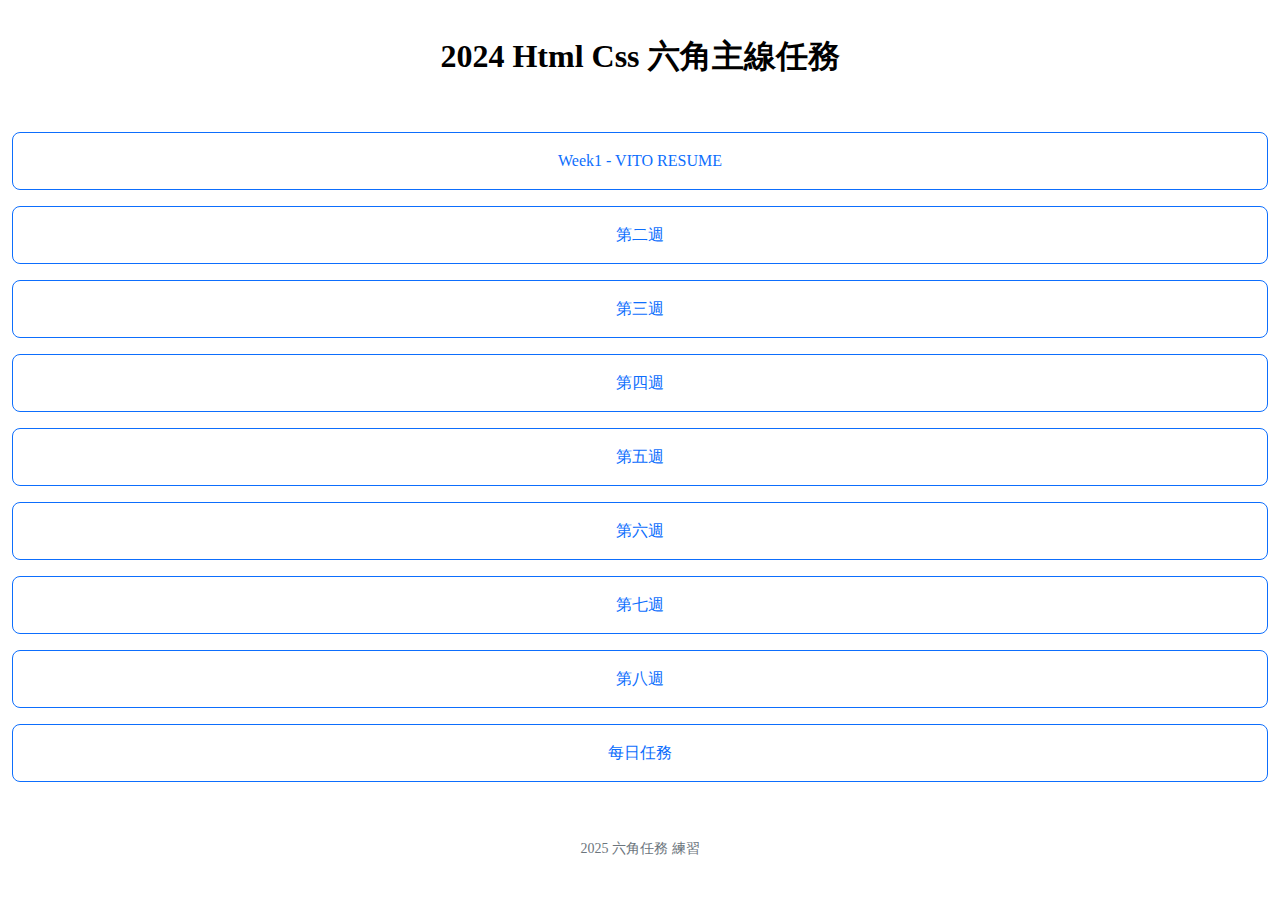
<file: index.html>
<!DOCTYPE html>
<html lang="en">
<head>
  <meta charset="UTF-8">
  <meta name="viewport" content="width=device-width, initial-scale=1.0">
  <link rel="stylesheet" href="./style.css">
  <title>2024 Html Css 六角主線任務</title>
</head>
<body>
  <div class="container">
    <div class="header">
      <h1 class="title">2024 Html Css 六角主線任務</h1>
    </div>
    <ul class="example-list">
      <li><a class="example-link" href="./w1_vito_resume/index.html">Week1 - VITO RESUME</a></li>
      <li><a class="example-link" href="#">第二週</a></li>
      <li><a class="example-link" href="#">第三週</a></li>
      <li><a class="example-link" href="#">第四週</a></li>
      <li><a class="example-link" href="#">第五週</a></li>
      <li><a class="example-link" href="#">第六週</a></li>
      <li><a class="example-link" href="#">第七週</a></li>
      <li><a class="example-link" href="#">第八週</a></li>
      <li><a class="example-link" href="./daily_quests/index.html">每日任務</a></li>
    </ul>
    <footer class="footer">
      <p>2025 六角任務 練習</p>
    </footer>
  </div>
</body>
</html>
</file>
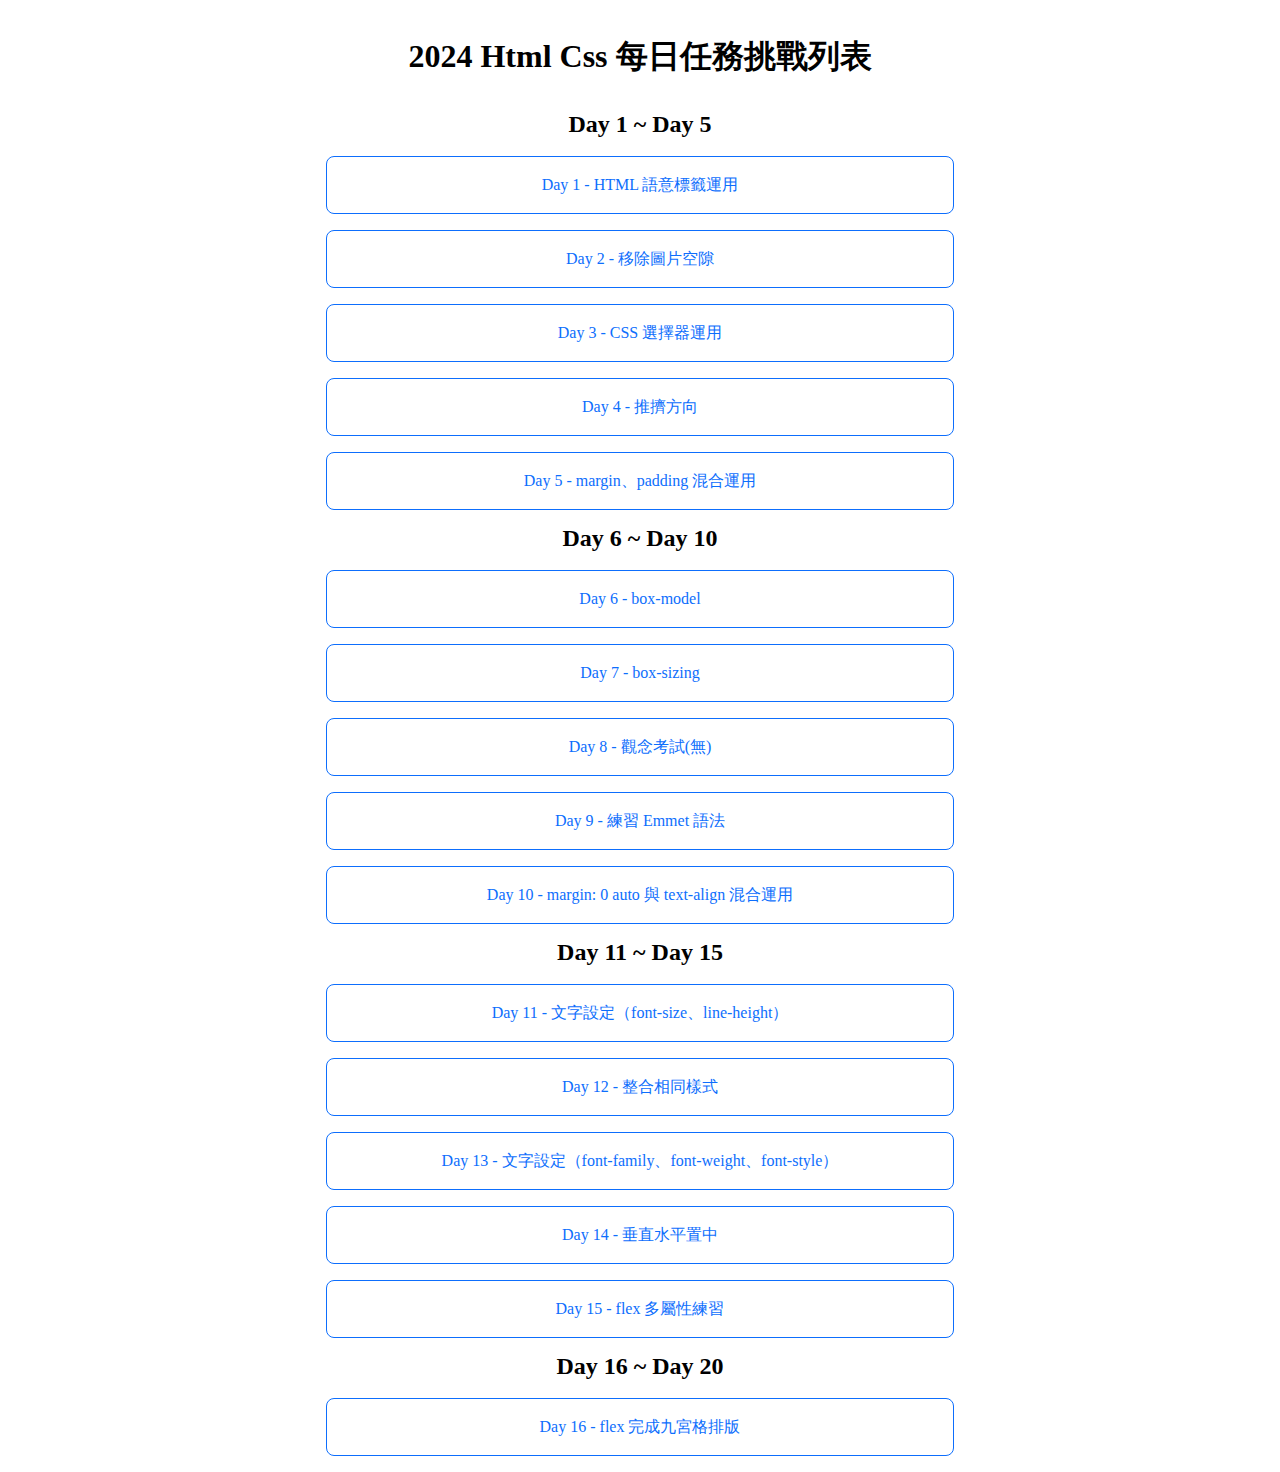
<file: daily_quests/index.html>
<!doctype html>
<html lang="en">
  <head>
    <meta charset="UTF-8" />
    <meta name="viewport" content="width=device-width, initial-scale=1.0" />
    <title>每日任務挑戰列表</title>
    <link rel="stylesheet" href="./style.css" />
  </head>
  <body>
    <div class="container">
      <div class="header">
        <h1 class="title">2024 Html Css 每日任務挑戰列表</h1>
      </div>
      <div class="main">
        <h2 class="main-title">Day 1 ~ Day 5</h2>
        <ul class="example-list">
          <li>
            <a class="example-link" href="./d1_html_tag_use/index.html"
              >Day 1 - HTML 語意標籤運用</a
            >
          </li>
          <li>
            <a class="example-link" href="./d2_remove_img_gap/index.html"
              >Day 2 - 移除圖片空隙</a
            >
          </li>
          <li>
            <a class="example-link" href="./d3_css_selectors_use/index.html"
              >Day 3 - CSS 選擇器運用</a
            >
          </li>
          <li>
            <a class="example-link" href="./d4_push_direction/index.html"
              >Day 4 - 推擠方向</a
            >
          </li>
          <li>
            <a class="example-link" href="./d5_margin_padding_mixed/index.html"
              >Day 5 - margin、padding 混合運用</a
            >
          </li>
        </ul>
        <h2 class="main-title">Day 6 ~ Day 10</h2>
        <ul class="example-list">
          <li>
            <a class="example-link" href="./d6_box-model/index.html"
              >Day 6 - box-model</a
            >
          </li>
          <li>
            <a class="example-link" href="./d7_box-sizing/index.html"
              >Day 7 - box-sizing</a
            >
          </li>
          <li><a class="example-link" href="#">Day 8 - 觀念考試(無)</a></li>
          <li>
            <a class="example-link" href="./d9_emmet_exercise/index.html"
              >Day 9 - 練習 Emmet 語法</a
            >
          </li>
          <li>
            <a
              class="example-link"
              href="./d10_margin_0_auto_text-align_mixed/index.html"
              >Day 10 - margin: 0 auto 與 text-align 混合運用</a
            >
          </li>
        </ul>
        <h2 class="main-title">Day 11 ~ Day 15</h2>
        <ul class="example-list">
          <li>
            <a
              class="example-link"
              href="./d11_font-size_line-height/index.html"
              >Day 11 - 文字設定（font-size、line-height）</a
            >
          </li>
          <li>
            <a class="example-link" href="./d12_integratedStyles/index.html"
              >Day 12 - 整合相同樣式</a
            >
          </li>
          <li>
            <a
              class="example-link"
              href="./d13_font-family_font-weight_font-style/index.html"
              >Day 13 - 文字設定（font-family、font-weight、font-style）</a
            >
          </li>
          <li>
            <a class="example-link" href="./d14_logo-center/index.html"
              >Day 14 - 垂直水平置中</a
            >
          </li>
          <li>
            <a class="example-link" href="./d15_flex_exercise/index.html"
              >Day 15 - flex 多屬性練習</a
            >
          </li>
        </ul>
        <h2 class="main-title">Day 16 ~ Day 20</h2>
        <ul class="example-list">
          <li>
            <a class="example-link" href="#">Day 16 - flex 完成九宮格排版</a>
          </li>
        </ul>
      </div>
    </div>
  </body>
</html>
</file>
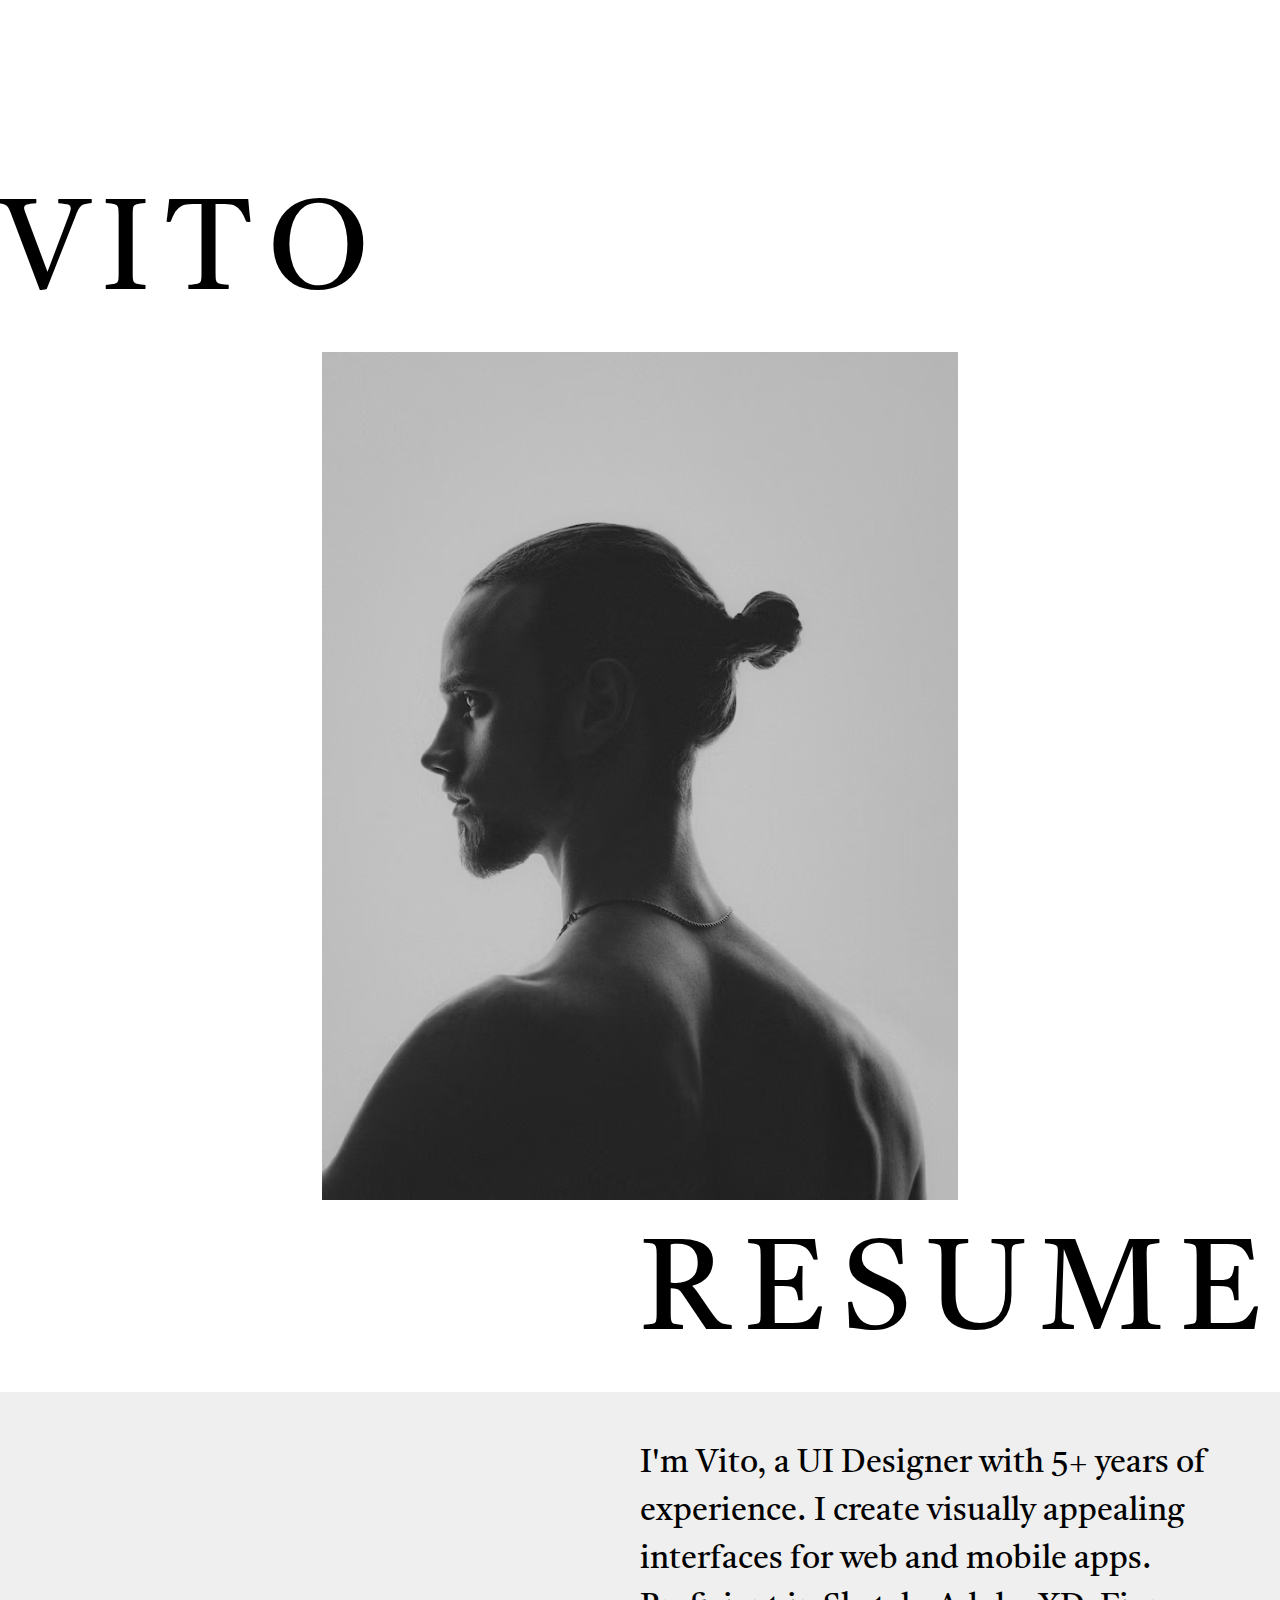
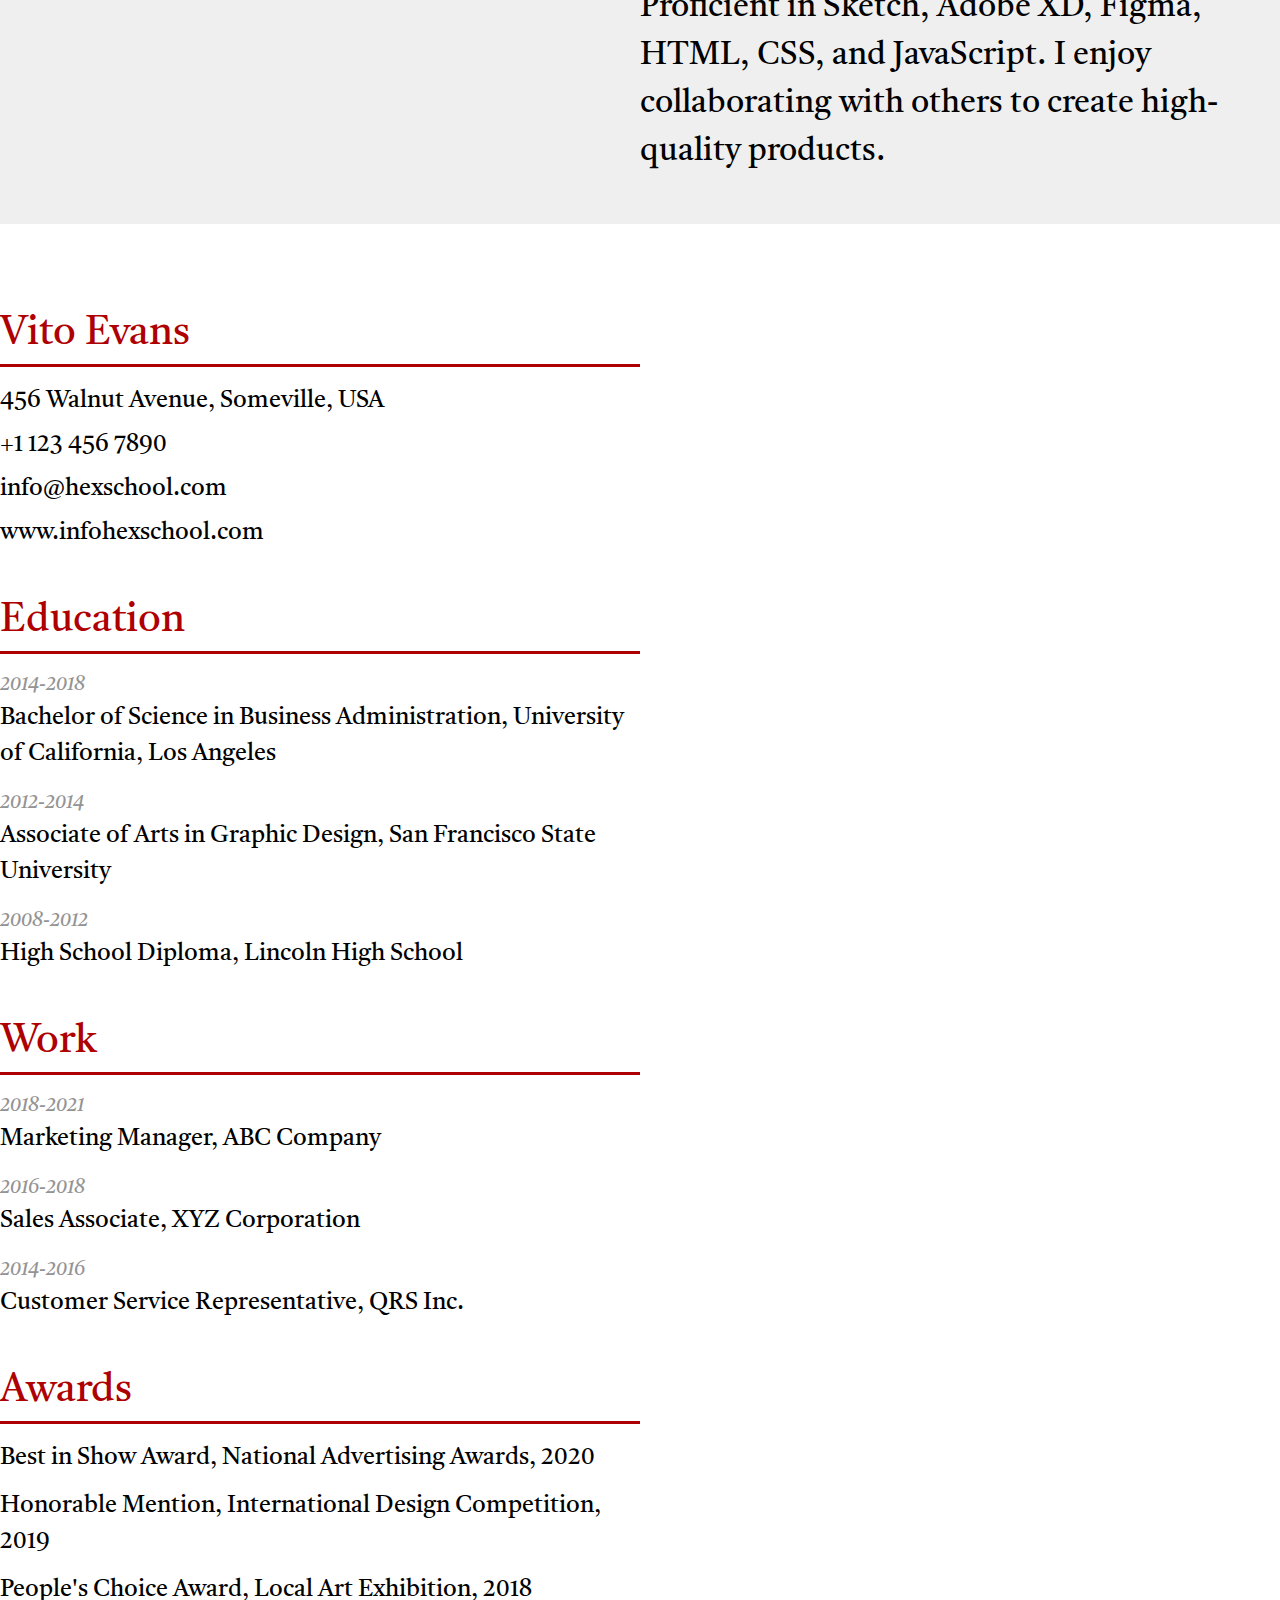
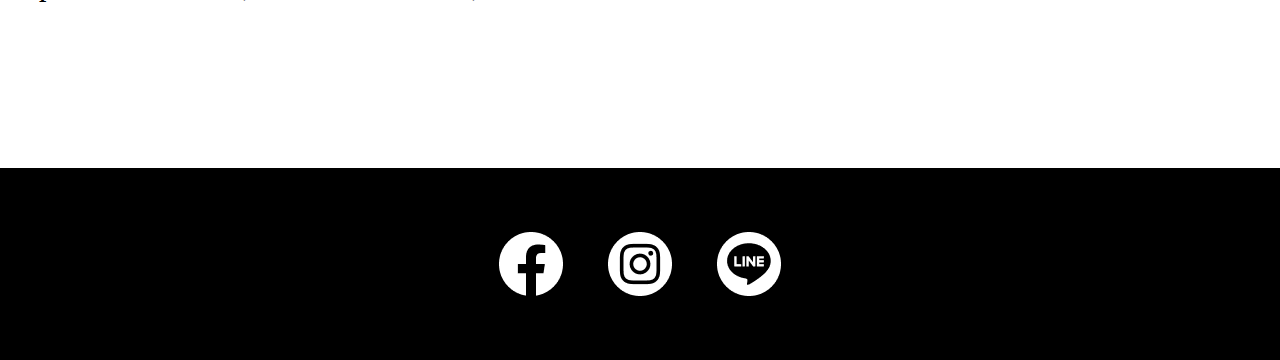
<file: w1_vito_resume/index.html>
<!DOCTYPE html>
<html lang="en">
<head>
  <meta charset="UTF-8">
  <meta name="viewport" content="width=device-width, initial-scale=1.0">
  <title>Week 1 - VITO RESUME</title>
  <link rel="stylesheet" href="./style.css">
</head>
<body>
  <header class="header">
    <div class="container">
      <h1 class="h1">VITO</h1>
      <div class="text-center">
        <img src="./img/vito.png" alt="vito">
      </div>
      <h2 class="h1 w-50 ms-auto">RESUME</h2>
    </div>
  </header>
  <section class="desc">
    <div class="container">
      <p class="fs-1 w-50 ms-auto">
        I'm Vito, a UI Designer with 5+ years of experience. I create visually appealing interfaces for web and mobile apps.
        Proficient in Sketch, Adobe XD, Figma, HTML, CSS, and JavaScript. I enjoy collaborating with others to create
        high-quality products.
      </p>
    </div>
  </section>
  <section class="about">
    <div class="container">
      <ul class="about-list w-50">
        <li class="mb-10">
          <h3 class="about-list-title h2 mb-4">Vito Evans</h3>
          <ul>
            <li class="mb-2">
              <a href="#">456 Walnut Avenue, Someville, USA</a>
            </li>
            <li class="mb-2">
              <a href="tel:+1 123 456 7890">+1 123 456 7890</a>
            </li>
            <li class="mb-2">
              <a href="mailto:info@hexschool.com">info@hexschool.com</a>
            </li>
            <li>
              <a href="#">www.infohexschool.com</a>
            </li>
          </ul>
        </li>
        <li class="mb-10">
          <h3 class="about-list-title h2 mb-4">Education</h3>
          <ul>
            <li class="mb-4">
              <p class="about-list-text fs-3">
                2014-2018
              </p>
              <p>
                Bachelor of Science in Business Administration, University of California, Los Angeles
              </p>
            </li>
            <li class="mb-4">
              <p class="about-list-text fs-3">
                2012-2014
              </p>
              <p>
                Associate of Arts in Graphic Design, San Francisco State University
              </p>
            </li>
            <li class="mb-4">
              <p class="about-list-text fs-3">
                2008-2012
              </p>
              <p>
                High School Diploma, Lincoln High School
              </p>
            </li>
          </ul>
        </li>
        <li class="mb-10">
          <h3 class="about-list-title h2 mb-4">Work</h3>
          <ul>
            <li class="mb-4">
              <p class="about-list-text fs-3">
                2018-2021
              </p>
              <p>
                Marketing Manager, ABC Company
              </p>
            </li>
            <li class="mb-4">
              <p class="about-list-text fs-3">
                2016-2018
              </p>
              <p>
                Sales Associate, XYZ Corporation
              </p>
            </li>
            <li class="mb-4">
              <p class="about-list-text fs-3">
                2014-2016
              </p>
              <p>
                Customer Service Representative, QRS Inc.
              </p>
            </li>
          </ul>
        </li>
        <li>
          <h3 class="about-list-title h2 mb-4">Awards</h3>
          <ul>
            <li class="mb-3">
              <p>
                Best in Show Award, National Advertising Awards, 2020
              </p>
            </li>
            <li class="mb-3">
              <p>
                Honorable Mention, International Design Competition, 2019
              </p>
            </li>
            <li>
              <p>
                People's Choice Award, Local Art Exhibition, 2018
              </p>
            </li>
          </ul>
        </li>
      </ul>
    </div>
  </section>
  <footer class="footer">
    <ul class="social-list text-center">
      <li class="me-10">
        <a href="#">
          <img src="./img/fb.png" alt="fb">
        </a>
      </li>
      <li class="me-10">
        <a href="#">
          <img src="./img/instagram.png" alt="instagram">
        </a>
      </li>
      <li>
        <a href="#">
          <img src="./img/line.png" alt="line">
        </a>
      </li>
    </ul>
  </footer>
</body>
</html>
</file>
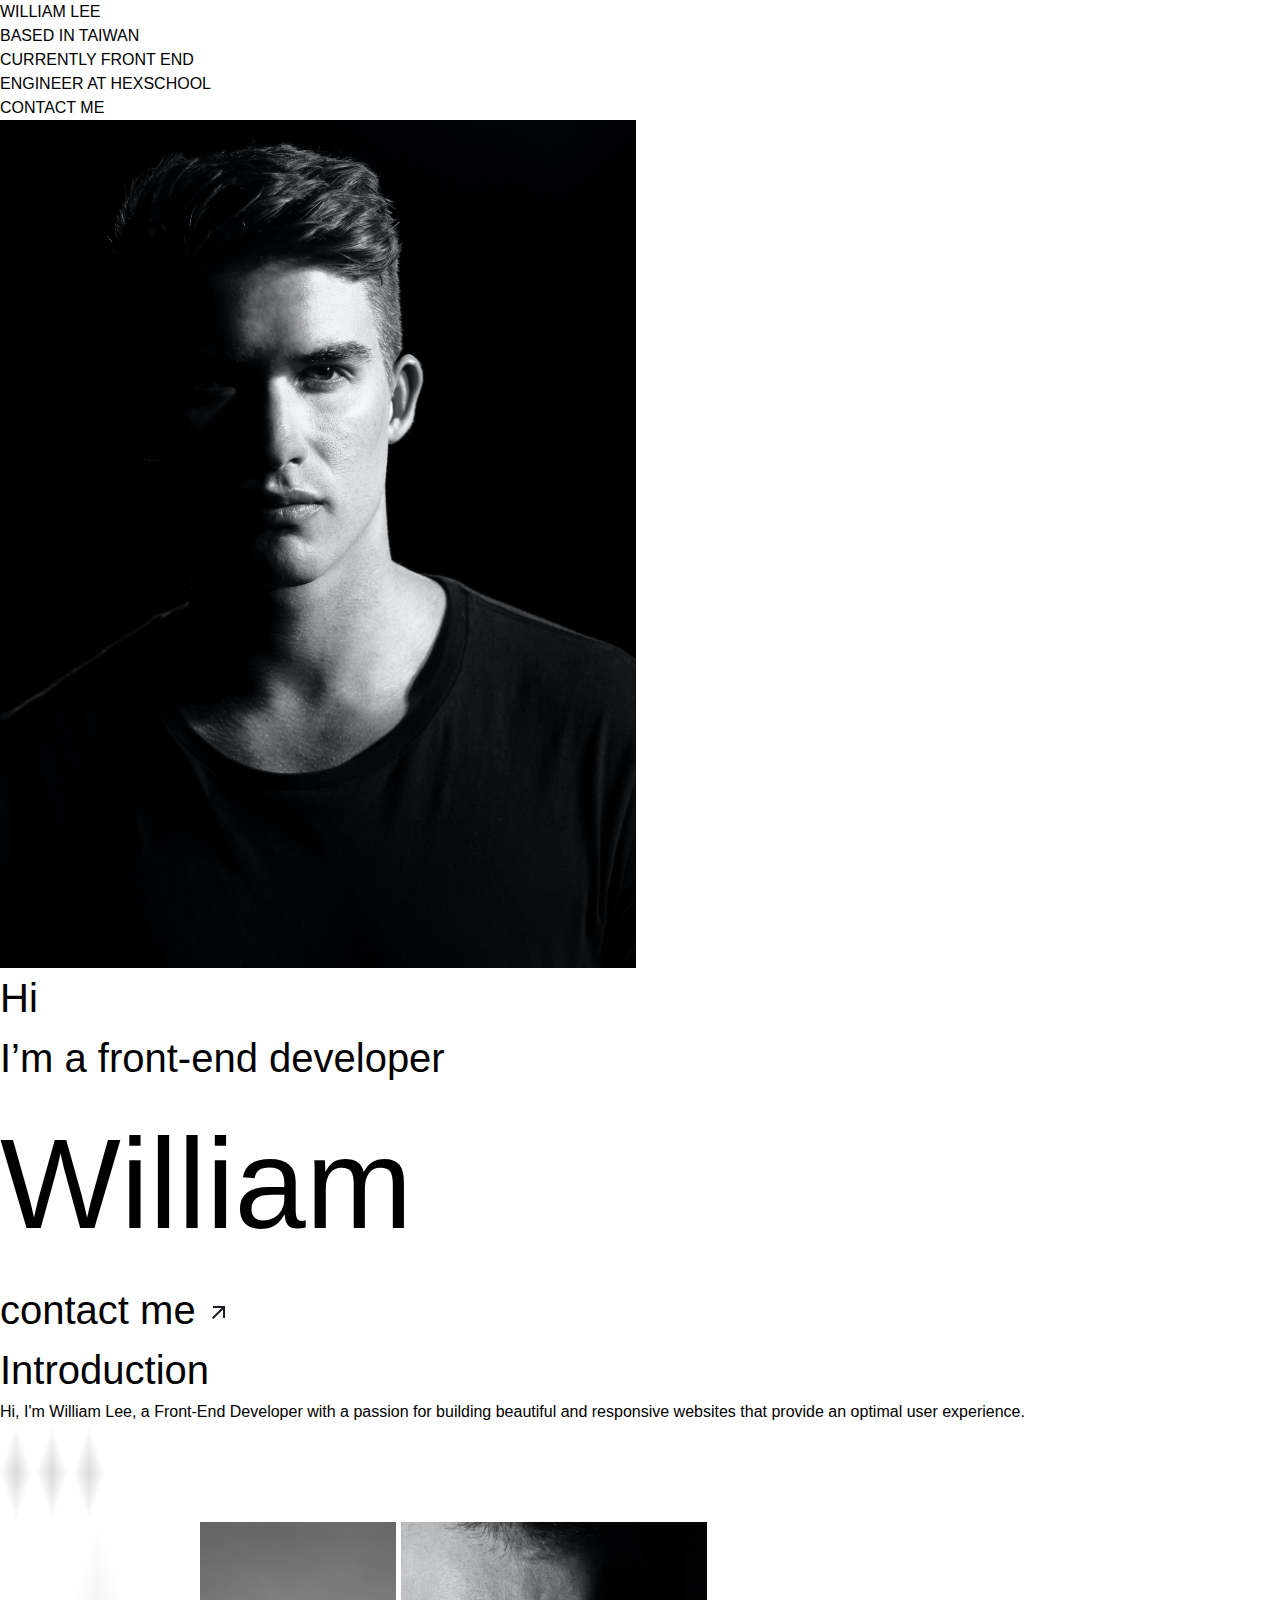
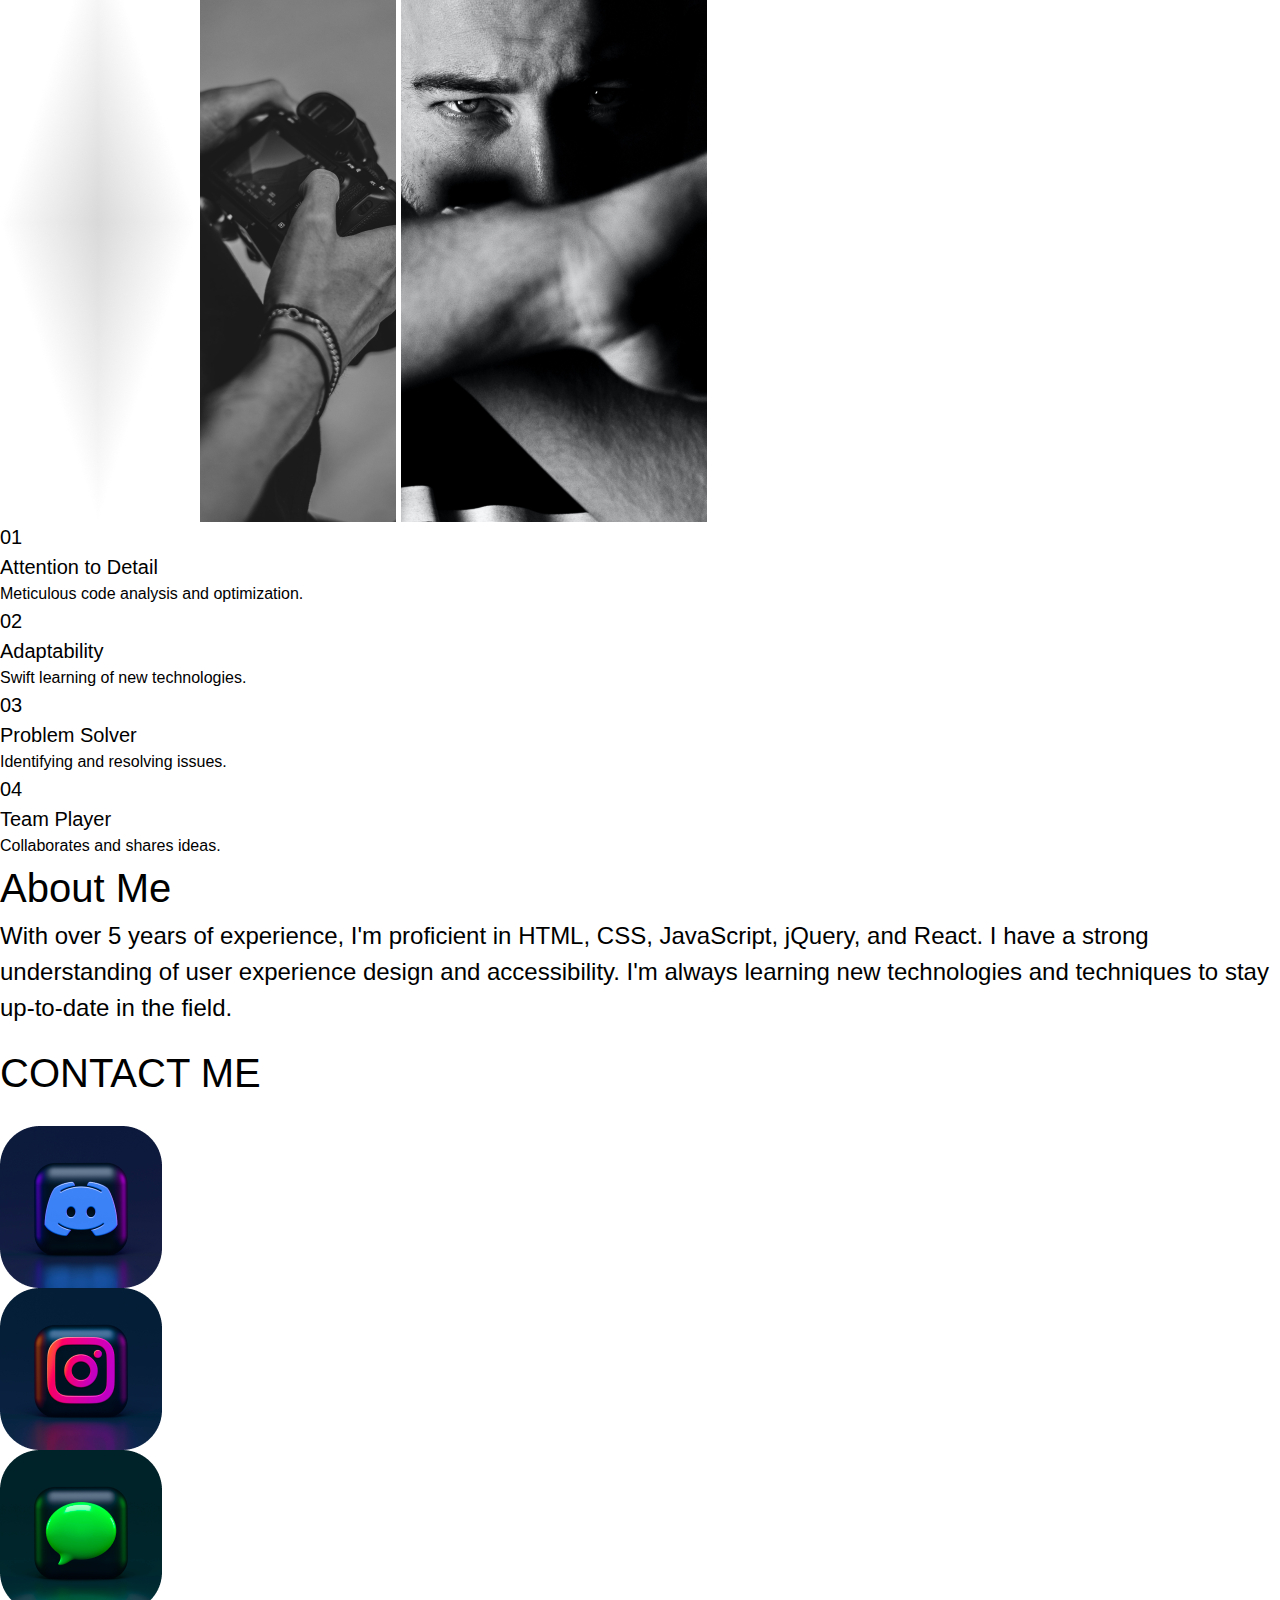
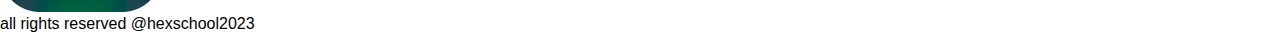
<file: w2_flex_resume/index.html>
<!doctype html>
<html lang="en">
  <head>
    <meta charset="UTF-8" />
    <meta name="viewport" content="width=device-width, initial-scale=1.0" />
    <title>Week 2 - Flex RESUME</title>
    <link rel="stylesheet" href="./style.css" />
  </head>
  <body>
    <header class="header bg-dark">
      <div class="container">
        <ul class="d-flex justify-content-between align-items-center">
          <li>
            <p>WILLIAM LEE</p>
          </li>
          <li>
            <p>BASED IN TAIWAN</p>
          </li>
          <li>
            <p>
              CURRENTLY FRONT END<br />
              ENGINEER AT HEXSCHOOL
            </p>
          </li>
          <li>
            <a href="#contactMe">CONTACT ME</a>
          </li>
        </ul>
      </div>
    </header>
    <section class="banner bg-dark text-light">
      <div class="container">
        <div class="d-flex justify-content-between align-items-center">
          <img src="./img/people.png" alt="William" />
          <div class="banner-title h2">
            <h1>
              Hi<br />
              I’m a front-end developer<br />
              <span class="banner-title-strong h1 text-primary">William</span>
            </h1>
            <div class="d-flex justify-content-end">
              <a href="#" class="btn btn-light">
                contact me
                <img src="./img/arrow_outward.svg" alt="arrow_outward" />
              </a>
            </div>
          </div>
        </div>
      </div>
    </section>
    <section class="introduction">
      <div class="container">
        <div class="d-flex justify-content-between">
          <div class="intro-content text-light">
            <h2 class="h2 mb-5">Introduction</h2>
            <p class="mb-4">
              Hi, I'm William Lee, a Front-End Developer with a passion for
              building beautiful and responsive websites that provide an optimal
              user experience.
            </p>
            <div class="intro-content-img d-flex justify-content-between">
              <img src="./img/sparkle-sm.png" alt="sparkle-sm" />
              <img src="./img/sparkle-sm.png" alt="sparkle-sm" />
              <img src="./img/sparkle-sm.png" alt="sparkle-sm" />
            </div>
          </div>
          <div class="introduction-img d-flex justify-content-between">
            <img src="./img/sparkle.png" alt="sparkle" />
            <img src="./img/photographer.png" alt="photographer" />
            <img src="./img/people-2.png" alt="people-2" />
          </div>
        </div>
      </div>
    </section>
    <section class="aboutMe">
      <div class="container">
        <div class="d-flex justify-content-between align-items-center">
          <div class="aboutMe-list">
            <ol class="d-flex flex-wrap justify-content-between">
              <li class="aboutMe-list-item mb-3">
                <h3 class="fs-3">
                  01<br />
                  Attention to Detail
                </h3>
                <p>Meticulous code analysis and optimization.</p>
              </li>
              <li class="aboutMe-list-item mb-3">
                <h3 class="fs-3">
                  02<br />
                  Adaptability
                </h3>
                <p>Swift learning of new technologies.</p>
              </li>
              <li class="aboutMe-list-item">
                <h3 class="fs-3">
                  03<br />
                  Problem Solver
                </h3>
                <p>Identifying and resolving issues.</p>
              </li>
              <li class="aboutMe-list-item">
                <h3 class="fs-3">
                  04<br />
                  Team Player
                </h3>
                <p>Collaborates and shares ideas.</p>
              </li>
            </ol>
          </div>
          <div class="aboutMe-title">
            <h2 class="h2 mb-5">About Me</h2>
            <p class="fs-2">
              With over 5 years of experience, I'm proficient in HTML, CSS,
              JavaScript, jQuery, and React. I have a strong understanding of
              user experience design and accessibility. I'm always learning new
              technologies and techniques to stay up-to-date in the field.
            </p>
          </div>
        </div>
      </div>
    </section>
    <section id="contactMe" class="contactMe">
      <div class="container">
        <div class="d-flex justify-content-between align-items-center">
          <h2 class="h2 text-light">
            CONTACT ME
            <img src="./img/trending_flat_black_24dp 1.png" alt="contactMe" />
          </h2>
          <ul class="d-flex">
            <li class="mr-2">
              <a href="#" class="contact-social-link">
                <img src="./img/discord.png" alt="discord" />
              </a>
            </li>
            <li class="mr-2">
              <a href="#" class="contact-social-link">
                <img src="./img/instagram.png" alt="instagram" />
              </a>
            </li>
            <li>
              <a href="#" class="contact-social-link">
                <img src="./img/message.png" alt="message" />
              </a>
            </li>
          </ul>
        </div>
      </div>
    </section>
    <footer class="footer bg-dark text-light">
      <div class="container">
        <p>all rights reserved @hexschool2023</p>
      </div>
    </footer>
  </body>
</html>
</file>
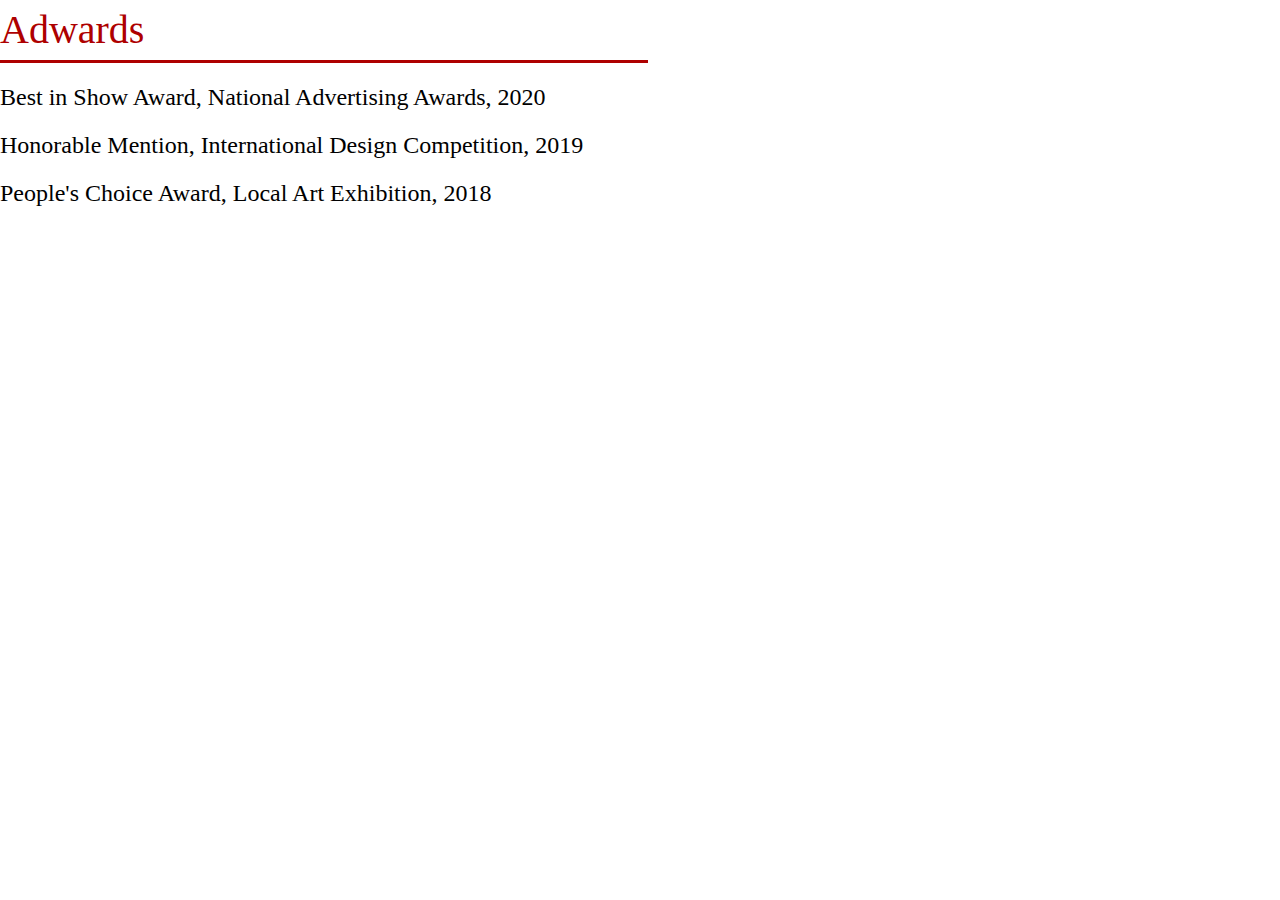
<file: daily_quests/d11_font-size_line-height/index.html>
<!doctype html>
<html lang="en">
  <head>
    <meta charset="UTF-8" />
    <meta name="viewport" content="width=device-width, initial-scale=1.0" />
    <title>Day 11 - 文字設定（font-size、line-height）</title>
    <link rel="stylesheet" href="./style.css" />
  </head>
  <body>
    <div class="container">
      <div class="w-50">
        <h3 class="title">Adwards</h3>
        <ul class="content">
          <li>Best in Show Award, National Advertising Awards, 2020</li>
          <li>Honorable Mention, International Design Competition, 2019</li>
          <li>People's Choice Award, Local Art Exhibition, 2018</li>
        </ul>
      </div>
    </div>
  </body>
</html>
</file>
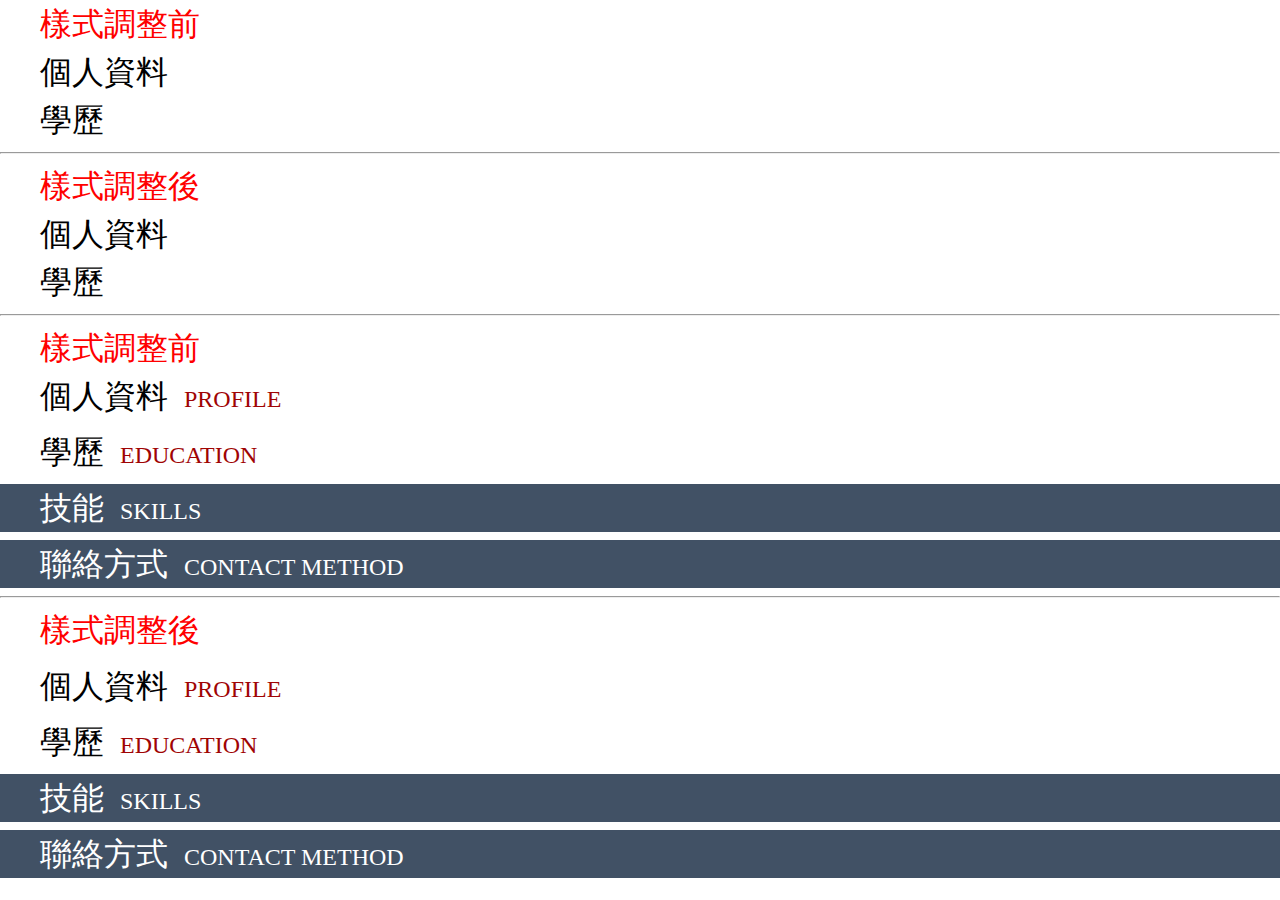
<file: daily_quests/d12_integratedStyles/index.html>
<!doctype html>
<html lang="en">
  <head>
    <meta charset="UTF-8" />
    <meta name="viewport" content="width=device-width, initial-scale=1.0" />
    <title>Day 12 - 整合相同樣式</title>
    <link rel="stylesheet" href="./style.css" />
  </head>
  <body>
    <div class="profile">
      <h2 class="text-red">樣式調整前</h2>
      <h2>個人資料</h2>
    </div>
    <div class="education">
      <h2>學歷</h2>
    </div>
    <hr />
    <!-- 範例 調整前後 -->
    <div class="container">
      <h2 class="title text-red">樣式調整後</h2>
      <h2 class="title">個人資料</h2>
    </div>
    <div class="container">
      <h2 class="title">學歷</h2>
    </div>
    <hr />
    <div class="profile mb-1">
      <h2 class="text-red">樣式調整前</h2>
      <h2>個人資料<span>PROFILE</span></h2>
    </div>
    <div class="education mb-1">
      <h2>學歷<span>EDUCATION</span></h2>
    </div>
    <div class="bg-primary mb-1">
      <div class="skills">
        <h2>技能<span>SKILLS</span></h2>
      </div>
    </div>
    <div class="bg-primary mb-1">
      <div class="contact">
        <h2>聯絡方式<span>CONTACT METHOD</span></h2>
      </div>
    </div>
    <hr />
    <div class="container">
      <h2 class="title text-red mb-1">樣式調整後</h2>
      <div class="mb-1">
        <h2 class="title">個人資料<span class="fs-2 text-danger ml-2">PROFILE</span></h2>
      </div>
      <div class="mb-1">
        <h2 class="title">學歷<span class="fs-2 text-danger ml-2">EDUCATION</span></h2>
      </div>
    </div>
    <div class="bg-primary mb-1">
      <div class="container">
        <h2 class="title text-light">技能<span class="fs-2 ml-2">SKILLS</span></h2>
      </div>
    </div>
    <div class="bg-primary mb-1">
      <div class="container">
        <h2 class="title text-light">聯絡方式<span class="fs-2 ml-2">CONTACT METHOD</span></h2>
      </div>
    </div>
  </body>
</html>
</file>
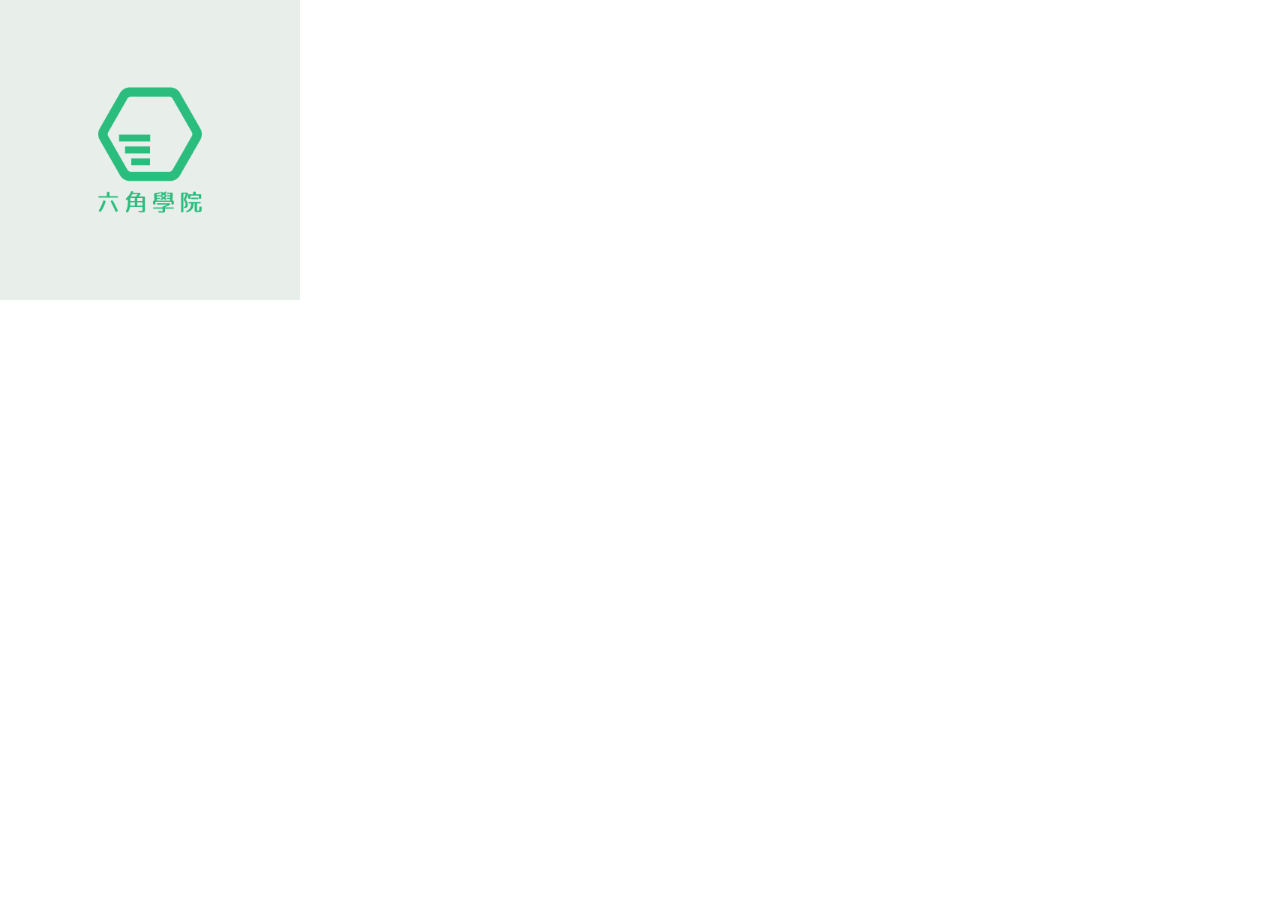
<file: daily_quests/d14_logo-center/index.html>
<!doctype html>
<html lang="en">
  <head>
    <meta charset="UTF-8" />
    <meta name="viewport" content="width=device-width, initial-scale=1.0" />
    <title>Day 14 - 垂直水平置中</title>
    <link rel="stylesheet" href="./style.css" />
  </head>
  <body>
    <div class="box">
      <img
        src="./hexschool.png"
        alt="logo"
        width="150"
      />
    </div>
  </body>
</html>
</file>
<file: style.css>
html,
body,
div,
span,
applet,
object,
iframe,
h1,
h2,
h3,
h4,
h5,
h6,
p,
blockquote,
pre,
a,
abbr,
acronym,
address,
big,
cite,
code,
del,
dfn,
em,
img,
ins,
kbd,
q,
s,
samp,
small,
strike,
strong,
sub,
sup,
tt,
var,
b,
u,
i,
center,
dl,
dt,
dd,
ol,
ul,
li,
fieldset,
form,
label,
legend,
table,
caption,
tbody,
tfoot,
thead,
tr,
th,
td,
article,
aside,
canvas,
details,
embed,
figure,
figcaption,
footer,
header,
hgroup,
menu,
nav,
output,
ruby,
section,
summary,
time,
mark,
audio,
video {
  margin: 0;
  padding: 0;
  border: 0;
  font-size: 100%;
  font: inherit;
  vertical-align: baseline;
}

/* HTML5 display-role reset for older browsers */
article,
aside,
details,
figcaption,
figure,
footer,
header,
hgroup,
menu,
nav,
section {
  display: block;
}

body {
  line-height: 1;
}

ol,
ul {
  list-style: none;
}

blockquote,
q {
  quotes: none;
}

blockquote:before,
blockquote:after,
q:before,
q:after {
  content: '';
  content: none;
}

table {
  border-collapse: collapse;
  border-spacing: 0;
}

*, *::before, *::after {
  box-sizing: border-box;
}

a {
  text-decoration: none;
  display: inline-block;
  color: inherit;
}

.container {
  max-width: 1320px;
  margin: 0 auto;
  padding-left: 12px;
  padding-right: 12px;
}

.header {
  text-align: center;
  padding-top: 40px;
  padding-bottom: 40px;
}

.title {
  margin-bottom: 20px;
  font-size: 32px;
  font-weight: bold;
  text-align: center;
}

.example-list {
  text-align: center;
}

.example-link {
  display: block;
  padding: 20px;
  margin-bottom: 16px;
  border-radius: 8px;
  border: solid 1px #0d6efd;
  color: #0d6efd;
  transition: .2s;
}

.example-link:hover {
  background: #0d6efd;
  color: white;
}

.footer {
  text-align: center;
  padding: 20px;
  margin-top: 40px;
  font-size: 14px;
  color: #6c757d;
}
</file>
<file: daily_quests/style.css>
html,
body,
div,
span,
applet,
object,
iframe,
h1,
h2,
h3,
h4,
h5,
h6,
p,
blockquote,
pre,
a,
abbr,
acronym,
address,
big,
cite,
code,
del,
dfn,
em,
img,
ins,
kbd,
q,
s,
samp,
small,
strike,
strong,
sub,
sup,
tt,
var,
b,
u,
i,
center,
dl,
dt,
dd,
ol,
ul,
li,
fieldset,
form,
label,
legend,
table,
caption,
tbody,
tfoot,
thead,
tr,
th,
td,
article,
aside,
canvas,
details,
embed,
figure,
figcaption,
footer,
header,
hgroup,
menu,
nav,
output,
ruby,
section,
summary,
time,
mark,
audio,
video {
  margin: 0;
  padding: 0;
  border: 0;
  font-size: 100%;
  font: inherit;
  vertical-align: baseline;
}

/* HTML5 display-role reset for older browsers */
article,
aside,
details,
figcaption,
figure,
footer,
header,
hgroup,
menu,
nav,
section {
  display: block;
}

body {
  line-height: 1;
}

ol,
ul {
  list-style: none;
}

blockquote,
q {
  quotes: none;
}

blockquote:before,
blockquote:after,
q:before,
q:after {
  content: "";
  content: none;
}

table {
  border-collapse: collapse;
  border-spacing: 0;
}

* {
  box-sizing: border-box;
}

a {
  text-decoration: none;
  display: inline-block;
  color: inherit;
}

.container {
  max-width: 1320px;
  margin: 0 auto;
  padding-left: 12px;
  padding-right: 12px;
}

.header {
  text-align: center;
  padding-top: 40px;
  padding-bottom: 40px;
}

.title {
  font-size: 32px;
  font-weight: bold;
  text-align: center;
}

.main {
  text-align: center;
}

.main-title {
  font-size: 24px;
  font-weight: bold;
  margin-bottom: 20px;
}

.example-list {
  text-align: center;
}

.example-link {
  display: block;
  margin: 0 auto;
  width: 50%;
  padding: 20px;
  margin-bottom: 16px;
  border-radius: 8px;
  border: solid 1px #0d6efd;
  color: #0d6efd;
  transition: .2s;
}

.example-link:hover {
  background: #0d6efd;
  color: white;
}
</file>
<file: w1_vito_resume/style.css>
@import url('https://fonts.googleapis.com/css2?family=Castoro:ital@0;1&family=Noto+Sans+TC:wght@100..900&display=swap');

html,
body,
div,
span,
applet,
object,
iframe,
h1,
h2,
h3,
h4,
h5,
h6,
p,
blockquote,
pre,
a,
abbr,
acronym,
address,
big,
cite,
code,
del,
dfn,
em,
img,
ins,
kbd,
q,
s,
samp,
small,
strike,
strong,
sub,
sup,
tt,
var,
b,
u,
i,
center,
dl,
dt,
dd,
ol,
ul,
li,
fieldset,
form,
label,
legend,
table,
caption,
tbody,
tfoot,
thead,
tr,
th,
td,
article,
aside,
canvas,
details,
embed,
figure,
figcaption,
footer,
header,
hgroup,
menu,
nav,
output,
ruby,
section,
summary,
time,
mark,
audio,
video {
  margin: 0;
  padding: 0;
  border: 0;
  font-size: 100%;
  font: inherit;
  vertical-align: baseline;
}

/* HTML5 display-role reset for older browsers */
article,
aside,
details,
figcaption,
figure,
footer,
header,
hgroup,
menu,
nav,
section {
  display: block;
}

body {
  line-height: 1;
}

ol,
ul {
  list-style: none;
}

blockquote,
q {
  quotes: none;
}

blockquote:before,
blockquote:after,
q:before,
q:after {
  content: '';
  content: none;
}

table {
  border-collapse: collapse;
  border-spacing: 0;
}

*, *::before, *::after {
  box-sizing: border-box;
}

img {
  height: auto;
  max-width: 100%;
  vertical-align: middle;
}

a {
  text-decoration: none;
  color: #000;
}

body {
  font-family: "Castoro", serif;
  font-size: 24px;
  line-height: 1.5;
}

.container {
  max-width: 1296px;
  margin: 0 auto;
}

.header {
  margin-top: 160px;
}

.desc {
  background-color: #EFEFEF;
  padding: 48px 0;
}

.about {
  margin: 80px 0 160px 0;
}

.about-list-title {
  color: #AE0000;
  border-bottom: 3px solid #AE0000;
}

.about-list-text {
  font-style: italic;
  color: #949494;
}

.footer {
  background-color: #000;
}

.social-list {
  padding: 64px 0;
}

.social-list li {
  display: inline-block;
}

.text-center {
  text-align: center;
}

.h1 {
  font-size: 128px;
  letter-spacing: 0.12em;
}

.h2 {
  font-size: 40px;
}

.fs-1 {
  font-size: 32px;
}

.fs-3 {
  font-size: 20px;
}

.w-50 {
  width: 50%;
}

.ms-auto {
  margin-left: auto;
}

.mb-2 {
  margin-bottom: 8px;
}

.mb-3 {
  margin-bottom: 12px;
}

.mb-4 {
  margin-bottom: 16px;
}

.mb-10 {
  margin-bottom: 40px;
}

.me-10 {
  margin-right: 40px;
}
</file>
<file: daily_quests/d11_font-size_line-height/style.css>
html,
body,
div,
span,
applet,
object,
iframe,
h1,
h2,
h3,
h4,
h5,
h6,
p,
blockquote,
pre,
a,
abbr,
acronym,
address,
big,
cite,
code,
del,
dfn,
em,
img,
ins,
kbd,
q,
s,
samp,
small,
strike,
strong,
sub,
sup,
tt,
var,
b,
u,
i,
center,
dl,
dt,
dd,
ol,
ul,
li,
fieldset,
form,
label,
legend,
table,
caption,
tbody,
tfoot,
thead,
tr,
th,
td,
article,
aside,
canvas,
details,
embed,
figure,
figcaption,
footer,
header,
hgroup,
menu,
nav,
output,
ruby,
section,
summary,
time,
mark,
audio,
video {
  margin: 0;
  padding: 0;
  border: 0;
  font-size: 100%;
  font: inherit;
  vertical-align: baseline;
}

/* HTML5 display-role reset for older browsers */
article,
aside,
details,
figcaption,
figure,
footer,
header,
hgroup,
menu,
nav,
section {
  display: block;
}

body {
  line-height: 1;
}

ol,
ul {
  list-style: none;
}

blockquote,
q {
  quotes: none;
}

blockquote:before,
blockquote:after,
q:before,
q:after {
  content: "";
  content: none;
}

table {
  border-collapse: collapse;
  border-spacing: 0;
}

body{
  font-family: 'Castoro', serif;
}

.container {
  width: 1296px;
  margin: 0 auto;
}

.w-50 {
  width: 50%;
}

.title {
  margin-bottom: 16px;
  color: #ae0000;
  border-bottom: solid #ae0000 3px;
  font-size: 40px;
  line-height: 1.5; 
}

.content li {
  margin-bottom: 12px;
  font-size: 24px;
  line-height: 1.5;
}

.content li:last-child {
  margin-bottom: 0px;
}
</file>
<file: daily_quests/d12_integratedStyles/style.css>
html,
body,
div,
span,
applet,
object,
iframe,
h1,
h2,
h3,
h4,
h5,
h6,
p,
blockquote,
pre,
a,
abbr,
acronym,
address,
big,
cite,
code,
del,
dfn,
em,
img,
ins,
kbd,
q,
s,
samp,
small,
strike,
strong,
sub,
sup,
tt,
var,
b,
u,
i,
center,
dl,
dt,
dd,
ol,
ul,
li,
fieldset,
form,
label,
legend,
table,
caption,
tbody,
tfoot,
thead,
tr,
th,
td,
article,
aside,
canvas,
details,
embed,
figure,
figcaption,
footer,
header,
hgroup,
menu,
nav,
output,
ruby,
section,
summary,
time,
mark,
audio,
video {
  margin: 0;
  padding: 0;
  border: 0;
  font-size: 100%;
  font: inherit;
  vertical-align: baseline;
}

/* HTML5 display-role reset for older browsers */
article,
aside,
details,
figcaption,
figure,
footer,
header,
hgroup,
menu,
nav,
section {
  display: block;
}

body {
  line-height: 1;
}

ol,
ul {
  list-style: none;
}

blockquote,
q {
  quotes: none;
}

blockquote:before,
blockquote:after,
q:before,
q:after {
  content: "";
  content: none;
}

table {
  border-collapse: collapse;
  border-spacing: 0;
}

.text-red {
  color: red;
}

/* 原設定 */
.profile,
.education {
  width: 1200px;
  margin: 0 auto;
}

.profile h2,
.education h2 {
  font-size: 32px;
  line-height: 48px;
}

.profile span,
.education span {
  color: #a00404;
  margin-left: 16px;
  font-size: 24px;
  line-height: 36px;
}

.bg-primary {
  background-color: #415165;
}

.skills h2,
.contact h2 {
  color: white;
  width: 1200px;
  margin: 0 auto;
  font-size: 32px;
  line-height: 48px;
}

.skills span,
.contact span {
  margin-left: 16px;
  font-size: 24px;
  line-height: 36px;
}

.mb-1 {
  margin-bottom: 8px;
}

/* 優化後 */
.container {
  width: 1200px;
  margin: 0 auto;
}

.title {
  font-size: 32px;
  line-height: 48px;
}

.text-danger {
  color: #a00404;
}

.text-light {
  color: white;
}

.fs-2 {
  font-size: 24px;
  line-height: 36px;
}

.ml-2 {
  margin-left: 16px;
}
</file>
<file: daily_quests/d14_logo-center/style.css>
html,
body,
div,
span,
applet,
object,
iframe,
h1,
h2,
h3,
h4,
h5,
h6,
p,
blockquote,
pre,
a,
abbr,
acronym,
address,
big,
cite,
code,
del,
dfn,
em,
img,
ins,
kbd,
q,
s,
samp,
small,
strike,
strong,
sub,
sup,
tt,
var,
b,
u,
i,
center,
dl,
dt,
dd,
ol,
ul,
li,
fieldset,
form,
label,
legend,
table,
caption,
tbody,
tfoot,
thead,
tr,
th,
td,
article,
aside,
canvas,
details,
embed,
figure,
figcaption,
footer,
header,
hgroup,
menu,
nav,
output,
ruby,
section,
summary,
time,
mark,
audio,
video {
  margin: 0;
  padding: 0;
  border: 0;
  font-size: 100%;
  font: inherit;
  vertical-align: baseline;
}

/* HTML5 display-role reset for older browsers */
article,
aside,
details,
figcaption,
figure,
footer,
header,
hgroup,
menu,
nav,
section {
  display: block;
}

body {
  line-height: 1;
}

ol,
ul {
  list-style: none;
}

blockquote,
q {
  quotes: none;
}

blockquote:before,
blockquote:after,
q:before,
q:after {
  content: "";
  content: none;
}

table {
  border-collapse: collapse;
  border-spacing: 0;
}

.box{
  background-color: #e8eeea;
  width: 300px;
  height: 300px;
  display: flex;
  justify-content: center;
  align-items: center;
}
</file>
<file: w2_flex_resume/style.css>
@import url('https: //fonts.google.com/specimen/Bruno+Ace+SC?query=Bruno+Ace');

/* reset */
html,
body,
div,
span,
applet,
object,
iframe,
h1,
h2,
h3,
h4,
h5,
h6,
p,
blockquote,
pre,
a,
abbr,
acronym,
address,
big,
cite,
code,
del,
dfn,
em,
img,
ins,
kbd,
q,
s,
samp,
small,
strike,
strong,
sub,
sup,
tt,
var,
b,
u,
i,
center,
dl,
dt,
dd,
ol,
ul,
li,
fieldset,
form,
label,
legend,
table,
caption,
tbody,
tfoot,
thead,
tr,
th,
td,
article,
aside,
canvas,
details,
embed,
figure,
figcaption,
footer,
header,
hgroup,
menu,
nav,
output,
ruby,
section,
summary,
time,
mark,
audio,
video {
  margin: 0;
  padding: 0;
  border: 0;
  font-size: 100%;
  font: inherit;
  vertical-align: baseline;
}

/* HTML5 display-role reset for older browsers */
article,
aside,
details,
figcaption,
figure,
footer,
header,
hgroup,
menu,
nav,
section {
  display: block;
}

body {
  line-height: 1;
}

ol,
ul {
  list-style: none;
}

blockquote,
q {
  quotes: none;
}

blockquote:before,
blockquote:after,
q:before,
q:after {
  content: '';
  content: none;
}

table {
  border-collapse: collapse;
  border-spacing: 0;
}

/* base */
body {
  font-family: "Bruno Ace SC", sans-serif;
  line-height: 1.5;
}

*,
*::before,
*::after {
  box-sizing: border-box;
  /* outline: solid 1px; */
}

img {
  height: auto;
  max-width: 100%;
  vertical-align: middle;
}

a {
  text-decoration: none;
  color: inherit;
  display: block;
}


/* layout */


/* component */


/* pages */


/* utilities */
.h1 {
  font-size: 128px;
}

.h2 {
  font-size: 40px;
}

.fs-1 {
  font-size: 32px;
}

.fs-2 {
  font-size: 24px;
}

.fs-3 {
  font-size: 20px;
}
</file>
